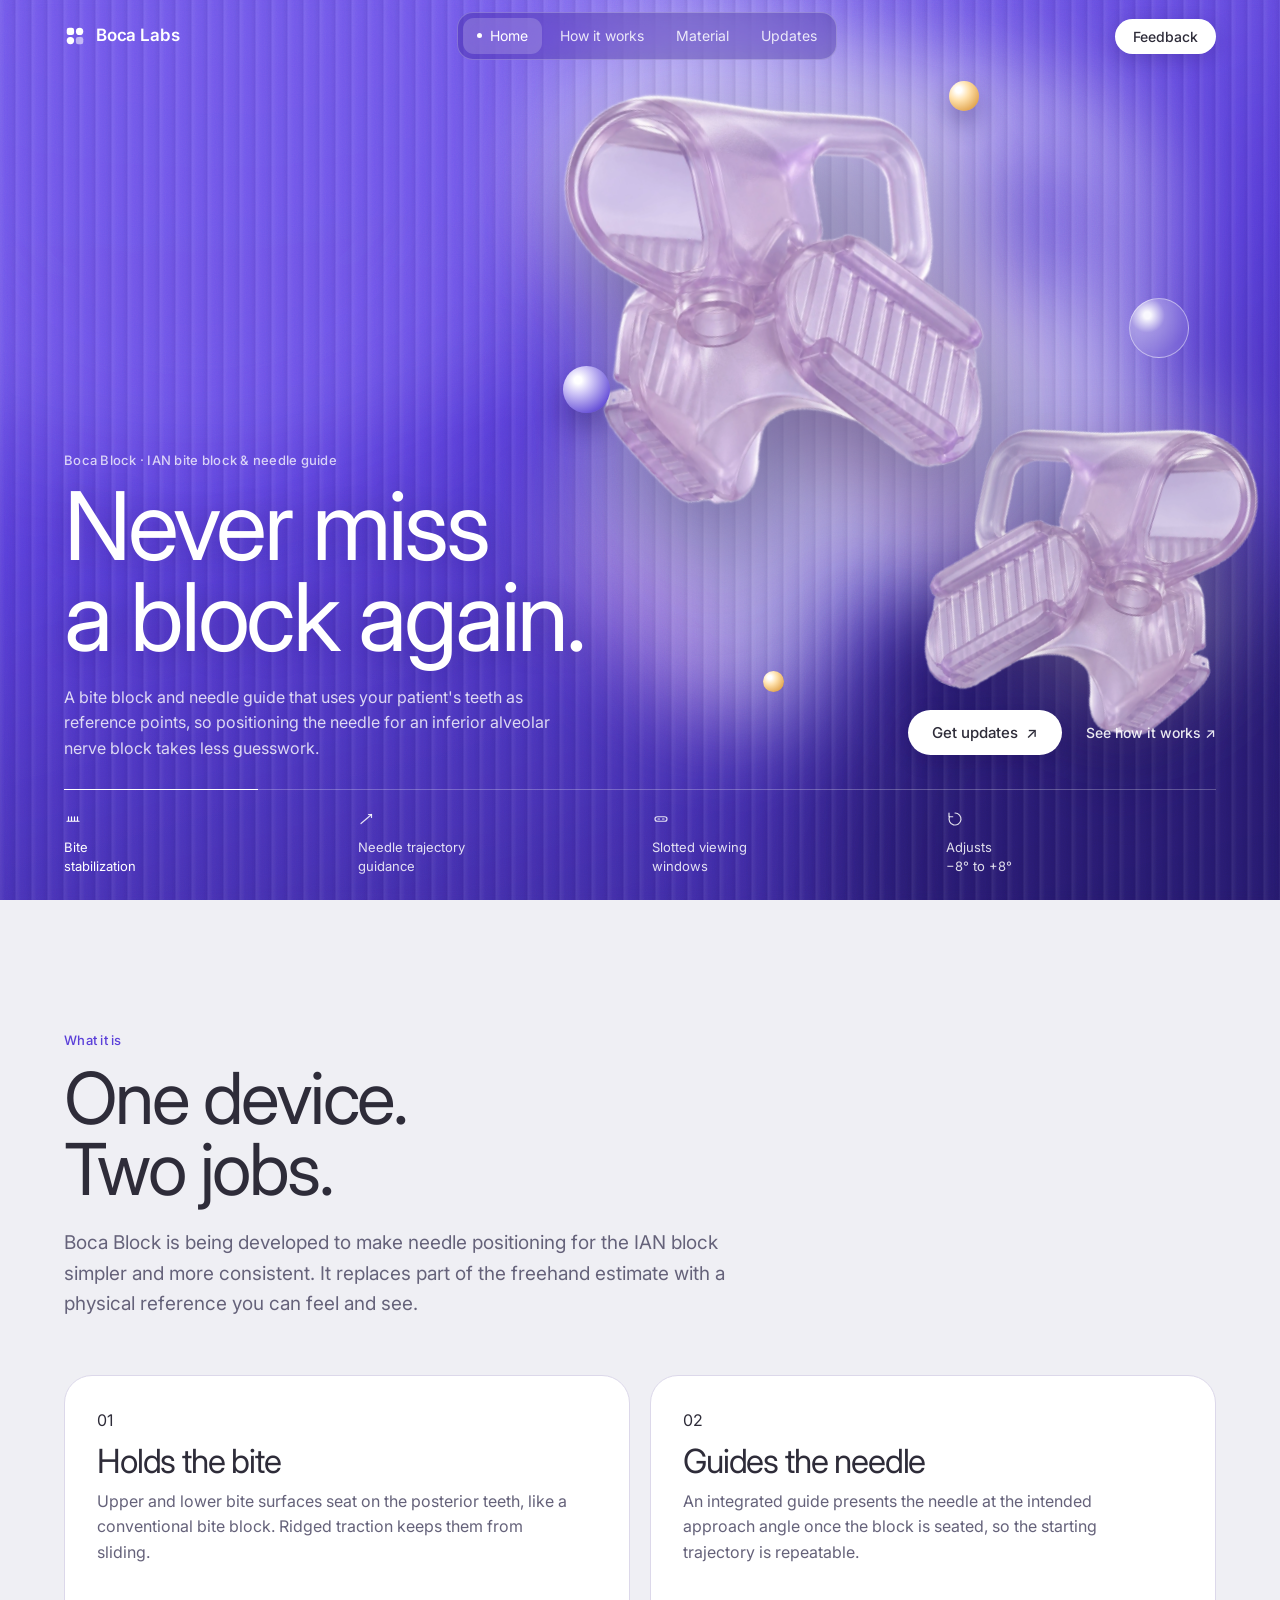
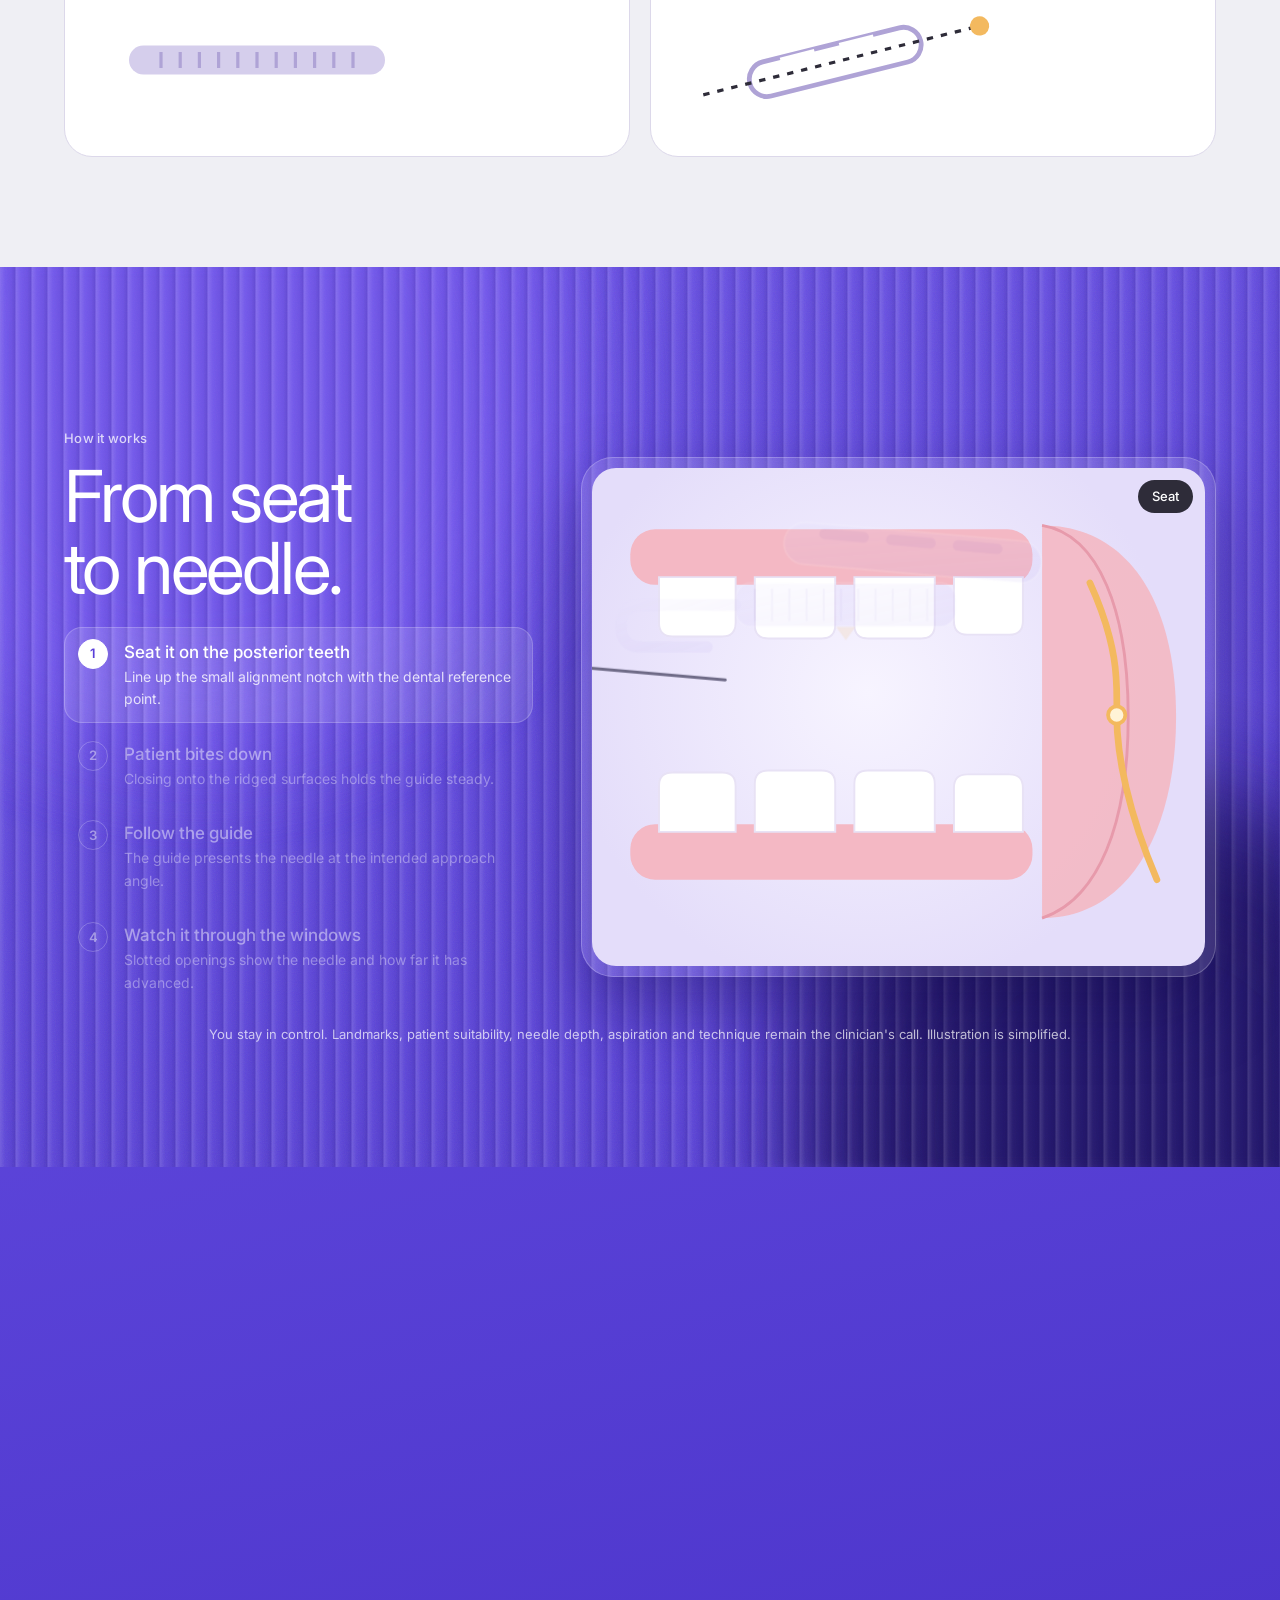
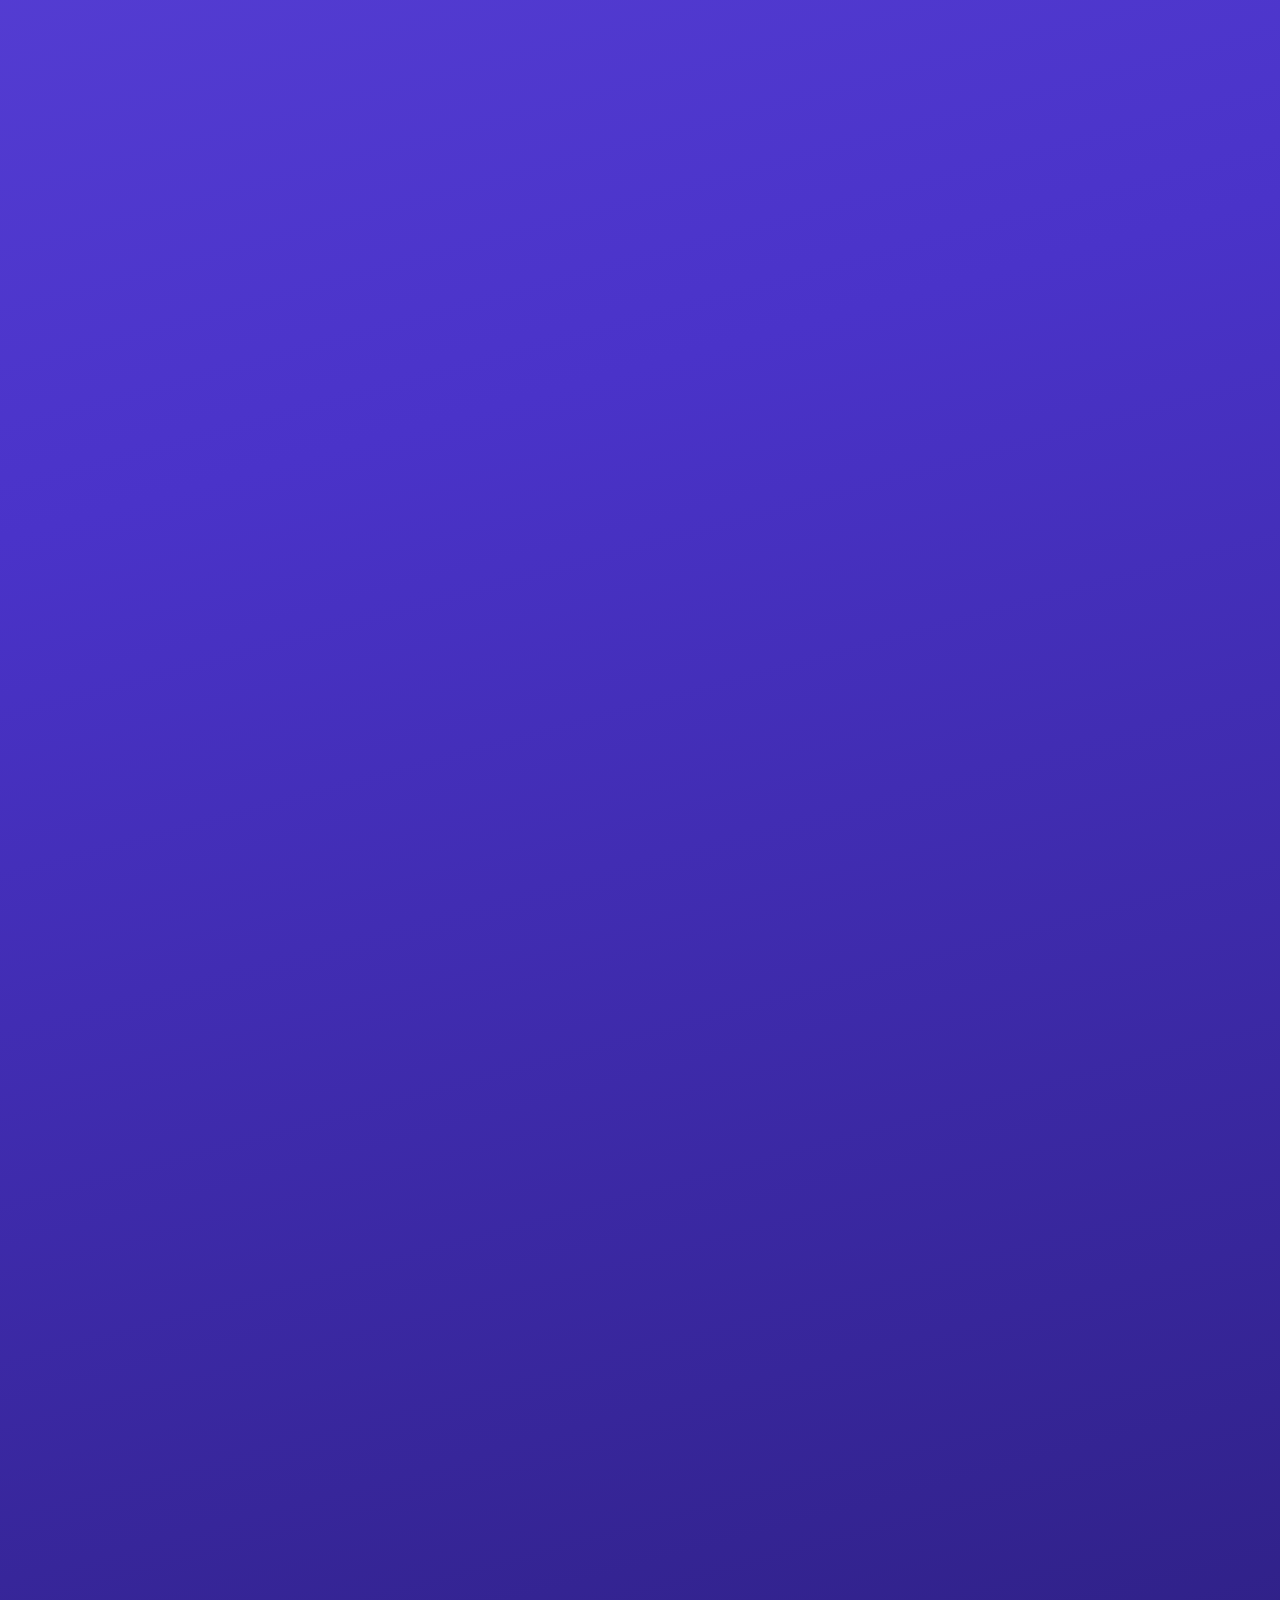
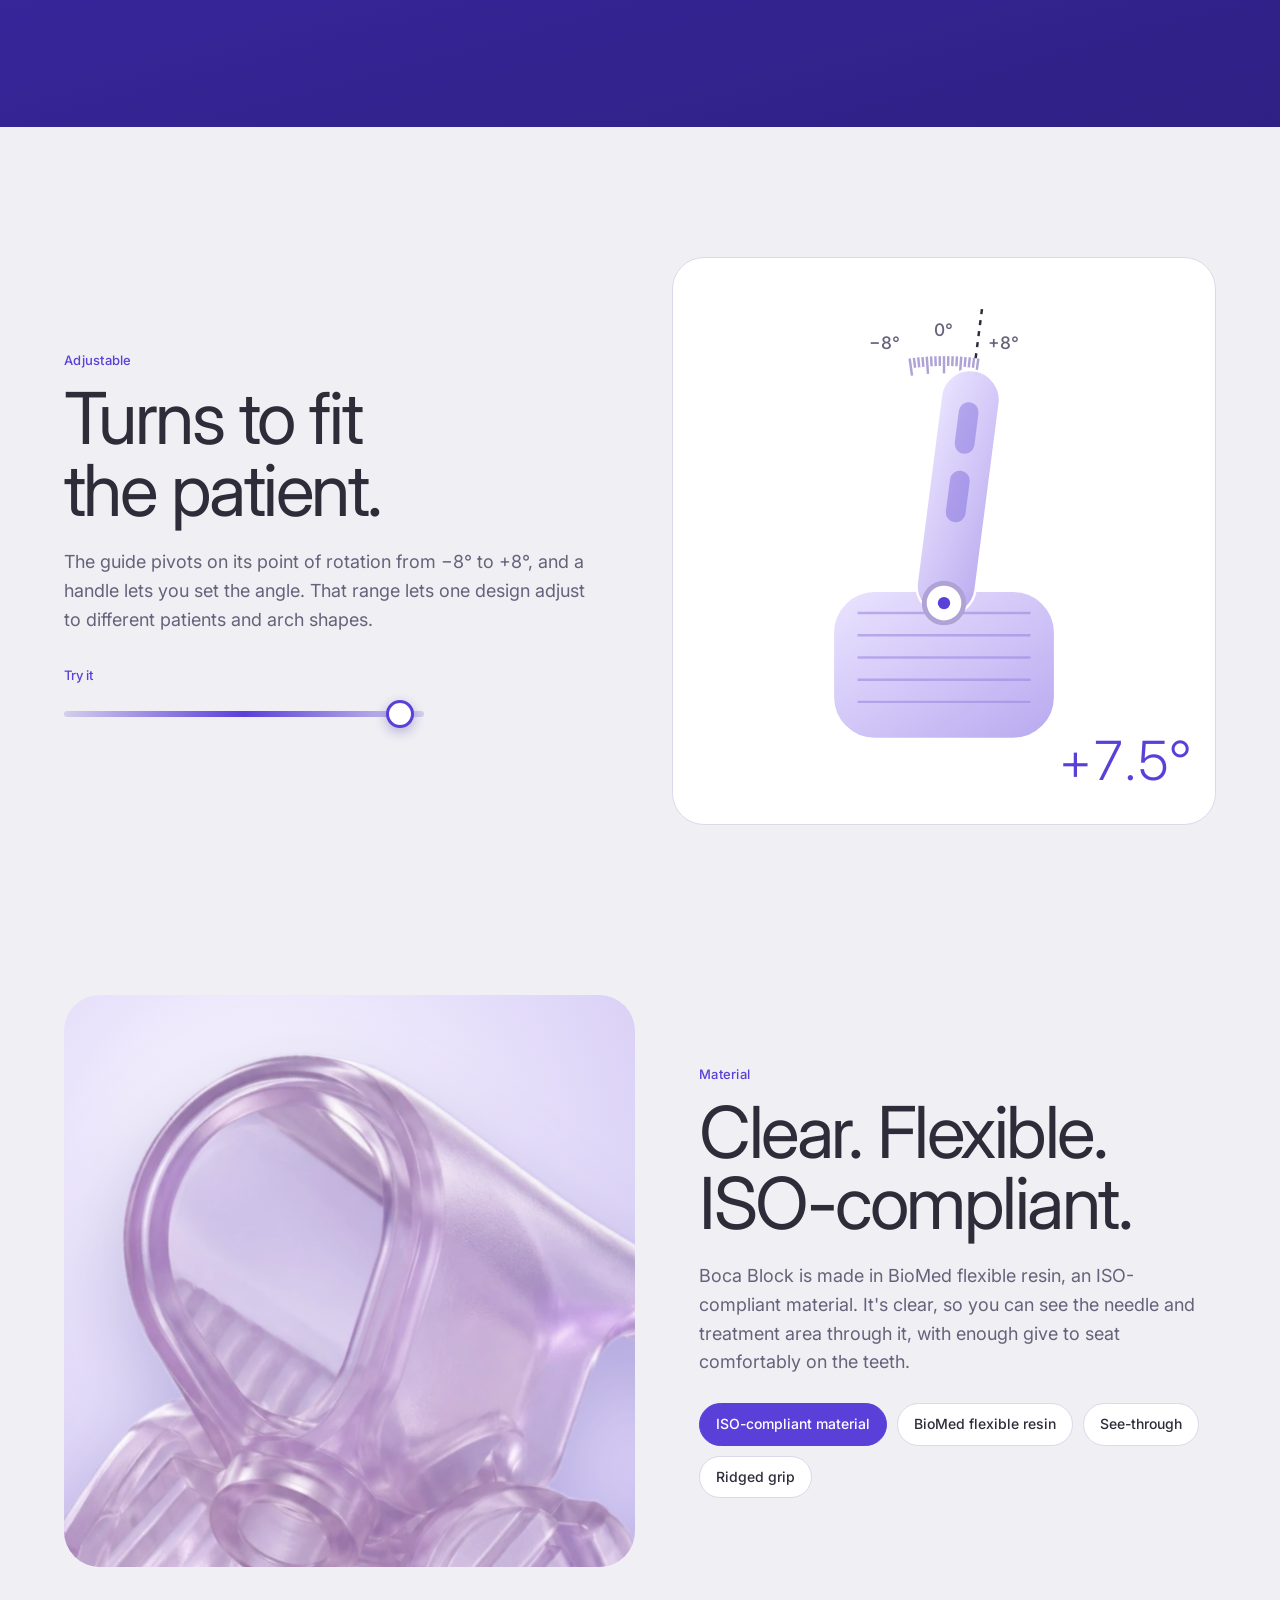
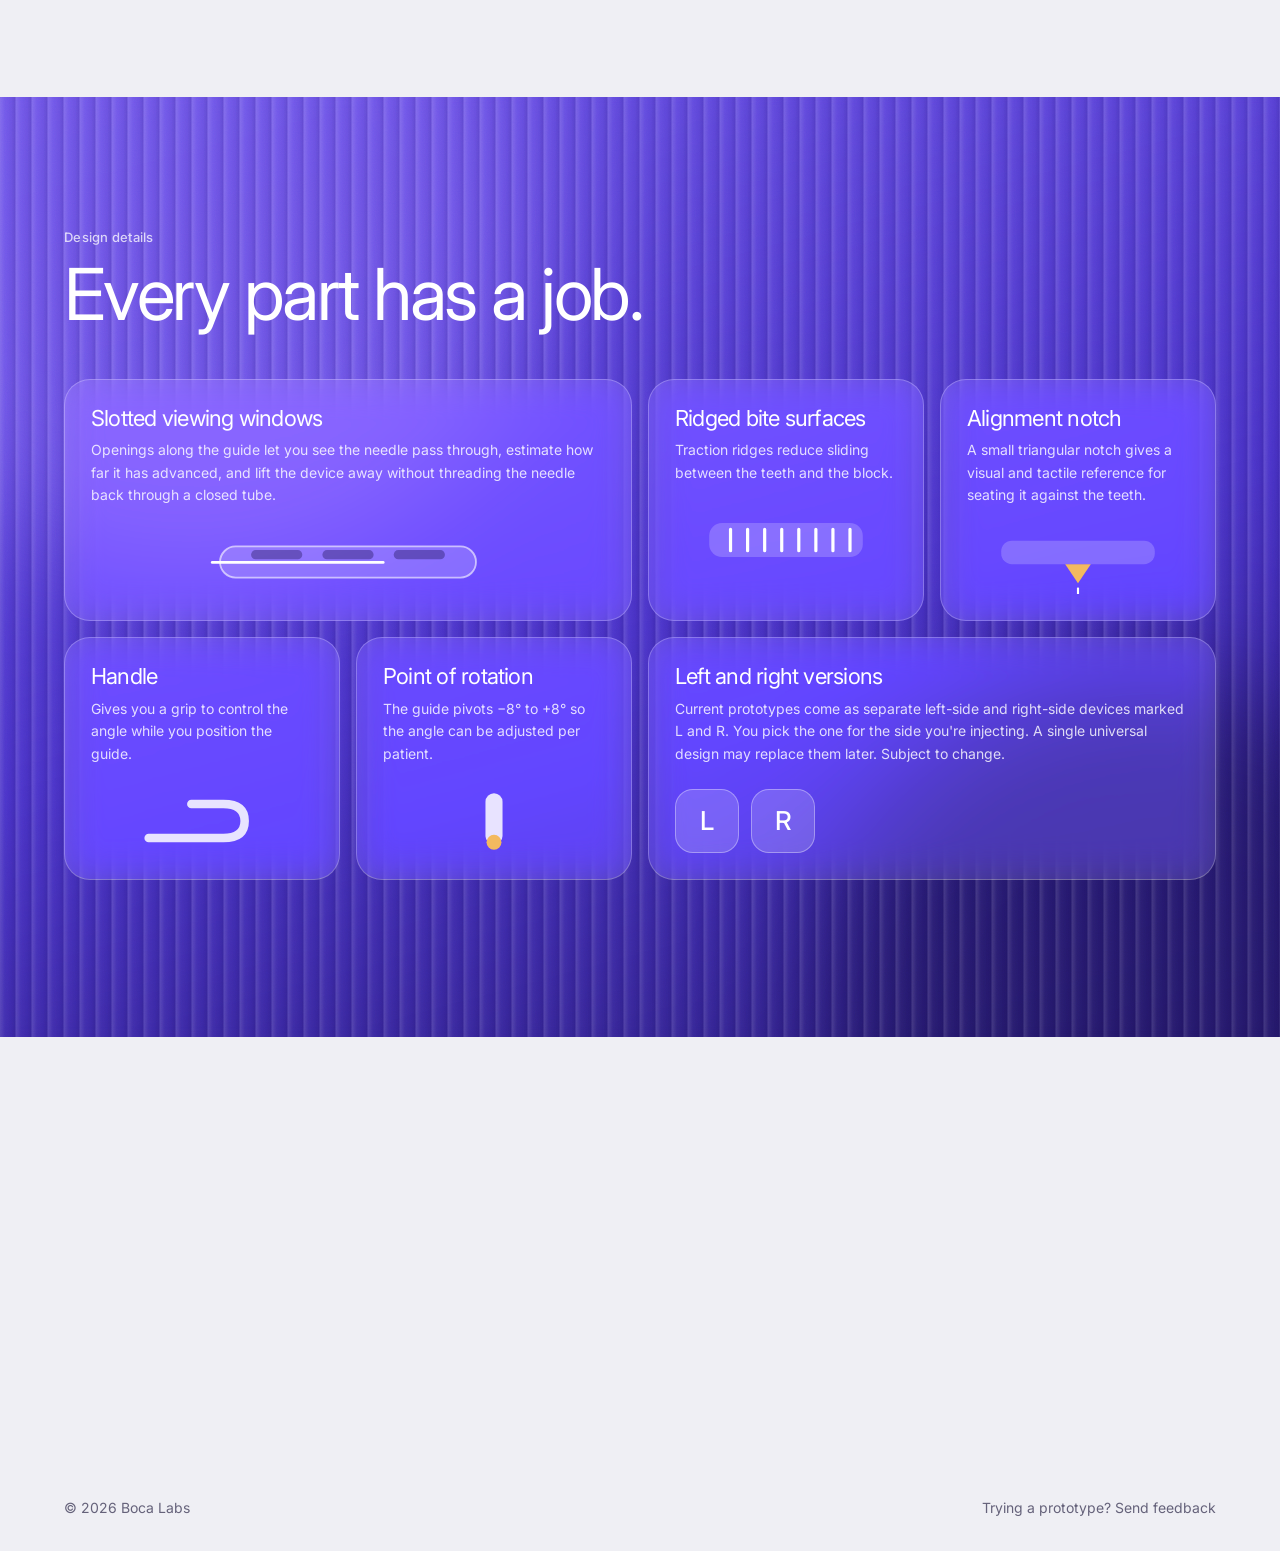
<file: index.html>
<!doctype html>
<html lang="en">
<head>
  <meta charset="utf-8">
  <meta name="viewport" content="width=device-width, initial-scale=1">
  <title>Boca Block — Never miss a block again</title>
  <meta name="description" content="Boca Block is a bite block and needle guide that helps dentists position the needle for an inferior alveolar nerve block.">
  <meta name="theme-color" content="#4A33C9">
  <link rel="preconnect" href="https://fonts.googleapis.com">
  <link rel="preconnect" href="https://fonts.gstatic.com" crossorigin>
  <link href="https://fonts.googleapis.com/css2?family=Inter:wght@300;400;500;600&display=swap" rel="stylesheet">
  <link rel="preload" as="image" href="/images/boca-block-clear.png">
  <link rel="stylesheet" href="/styles.css">
</head>
<body>
  <header class="nav" id="nav">
    <div class="wrap nav-inner">
      <a href="/" class="logo" aria-label="Boca Labs home">
        <svg viewBox="0 0 24 24" aria-hidden="true"><rect x="3" y="3" width="8" height="8" rx="2.5"/><rect x="13" y="3" width="8" height="8" rx="4"/><rect x="3" y="13" width="8" height="8" rx="4"/><rect x="13" y="13" width="8" height="8" rx="2.5" opacity=".55"/></svg>
        Boca Labs
      </a>
      <nav class="nav-pill glass" aria-label="Main">
        <a href="#top" class="active"><i></i>Home</a>
        <a href="#guide">How it works</a>
        <a href="#material">Material</a>
        <a href="#updates">Updates</a>
      </nav>
      <a class="btn btn-light btn-sm" href="/feedback">Feedback</a>
    </div>
  </header>

  <main id="top">
    <!-- ============ HERO ============ -->
    <section class="hero">
      <div class="hero-bg" aria-hidden="true">
        <span class="field f1"></span><span class="field f2"></span><span class="field f3"></span>
        <span class="hero-glow"></span>
        <img class="hero-subject" src="/images/boca-block-clear-sm.png" alt="">
        <div class="reeds"></div>
        <div class="grain"></div>
      </div>

      <!-- Floating product shot: left and right devices at opposite angles, with glass orbs -->
      <div class="hero-product" id="hero-product">
        <div class="float f-a"><img src="/images/boca-block-clear.png" width="1057" height="1200" fetchpriority="high"
             alt="Two Boca Blocks in clear lilac resin, left and right versions, floating at opposite angles"></div>
        <div class="float f-b" aria-hidden="true"><img src="/images/boca-block-clear.png" width="1057" height="1200" alt=""></div>
        <span class="orb o1" aria-hidden="true"></span><span class="orb o2" aria-hidden="true"></span>
        <span class="orb o3" aria-hidden="true"></span><span class="orb o4" aria-hidden="true"></span>
      </div>

      <div class="wrap hero-grid">
        <div class="hero-copy">
          <p class="eyebrow">Boca Block · IAN bite block &amp; needle guide</p>
          <h1>Never miss<br>a block again.</h1>
          <p class="lede">A bite block and needle guide that uses your patient's teeth as reference points, so positioning the needle for an inferior alveolar nerve block takes less guesswork.</p>
        </div>
        <div class="hero-ctas">
          <a href="#updates" class="btn btn-light">Get updates <span aria-hidden="true">↗</span></a>
          <a href="#guide" class="text-link">See how it works <span aria-hidden="true">↗</span></a>
        </div>
        <ul class="hero-features">
          <li><svg viewBox="0 0 24 24"><path d="M4 15h16M6 15V9m4 6V9m4 6V9m4 6V9"/></svg>Bite<br>stabilization</li>
          <li><svg viewBox="0 0 24 24"><path d="M4 18 18 6"/><path d="M14 6h4v4"/></svg>Needle trajectory<br>guidance</li>
          <li><svg viewBox="0 0 24 24"><rect x="4" y="9" width="16" height="6" rx="3"/><path d="M8 12h2m4 0h2"/></svg>Slotted viewing<br>windows</li>
          <li><svg viewBox="0 0 24 24"><path d="M12 4a8 8 0 1 1-7.4 5"/><path d="M4 4v5h5"/></svg>Adjusts<br>−8° to +8°</li>
        </ul>
      </div>
    </section>

    <!-- ============ OVERVIEW ============ -->
    <section class="overview" id="overview">
      <div class="wrap">
        <p class="eyebrow reveal">What it is</p>
        <h2 class="reveal">One device.<br>Two jobs.</h2>
        <p class="overview-lede reveal">Boca Block is being developed to make needle positioning for the IAN block simpler and more consistent. It replaces part of the freehand estimate with a physical reference you can feel and see.</p>
        <div class="duo">
          <article class="duo-card reveal">
            <span class="num">01</span>
            <h3>Holds the bite</h3>
            <p>Upper and lower bite surfaces seat on the posterior teeth, like a conventional bite block. Ridged traction keeps them from sliding.</p>
            <svg class="duo-art" viewBox="0 0 200 90" aria-hidden="true"><rect x="20" y="36" width="160" height="18" rx="9" fill="#D5CEEC"/><g fill="#fff"><path d="M30 10h28v18q0 6-6 6H36q-6 0-6-6Z"/><path d="M66 10h28v18q0 6-6 6H72q-6 0-6-6Z"/><path d="M102 10h28v18q0 6-6 6h-16q-6 0-6-6Z"/><path d="M30 80h28V62q0-6-6-6H36q-6 0-6 6Z"/><path d="M66 80h28V62q0-6-6-6H72q-6 0-6 6Z"/><path d="M102 80h28V62q0-6-6-6h-16q-6 0-6 6Z"/></g><g stroke="#AFA3D6" stroke-width="2"><path d="M40 40v10M52 40v10M64 40v10M76 40v10M88 40v10M100 40v10M112 40v10M124 40v10M136 40v10M148 40v10M160 40v10"/></g></svg>
          </article>
          <article class="duo-card reveal">
            <span class="num">02</span>
            <h3>Guides the needle</h3>
            <p>An integrated guide presents the needle at the intended approach angle once the block is seated, so the starting trajectory is repeatable.</p>
            <svg class="duo-art" viewBox="0 0 200 90" aria-hidden="true"><g transform="rotate(-14 100 45)"><rect x="40" y="34" width="110" height="22" rx="11" fill="none" stroke="#AFA3D6" stroke-width="3"/><rect x="62" y="34" width="22" height="6" fill="#fff"/><rect x="100" y="34" width="22" height="6" fill="#fff"/><path d="M10 45h175" stroke="#2E2C39" stroke-width="2" stroke-dasharray="4 5"/><circle cx="188" cy="45" r="6" fill="#F3B95F"/></g></svg>
          </article>
        </div>
      </div>
    </section>

    <!-- ============ HOW IT GUIDES (scroll-driven) ============ -->
    <section class="story" id="guide" data-scrub>
      <div class="story-sticky">
        <div class="hero-bg" aria-hidden="true"><span class="field f1"></span><span class="field f2"></span><div class="reeds"></div><div class="grain"></div></div>
        <div class="wrap story-grid">
          <div class="story-copy">
            <p class="eyebrow">How it works</p>
            <h2>From seat<br>to needle.</h2>
            <ol class="steps" id="steps">
              <li data-n="1" class="active"><b>Seat it on the posterior teeth</b><span>Line up the small alignment notch with the dental reference point.</span></li>
              <li data-n="2"><b>Patient bites down</b><span>Closing onto the ridged surfaces holds the guide steady.</span></li>
              <li data-n="3"><b>Follow the guide</b><span>The guide presents the needle at the intended approach angle.</span></li>
              <li data-n="4"><b>Watch it through the windows</b><span>Slotted openings show the needle and how far it has advanced.</span></li>
            </ol>
          </div>

          <!-- Cartoon side view. Driven by --seat, --bite, --push (0..1) set from scroll in app.js -->
          <div class="scene" id="scene" aria-label="Animation: Boca Block seats on the lower teeth, the patient bites, and the syringe needle slides through the guide toward the nerve" role="img">
            <svg viewBox="0 0 640 520">
              <defs>
                <linearGradient id="steel" x1="0" y1="0" x2="0" y2="1"><stop offset="0" stop-color="#FFFFFF"/><stop offset=".45" stop-color="#C9C7D6"/><stop offset="1" stop-color="#8A87A0"/></linearGradient>
                <linearGradient id="resin" x1="0" y1="0" x2="1" y2="1"><stop offset="0" stop-color="#EAE4FF" stop-opacity=".95"/><stop offset="1" stop-color="#B9A9F0" stop-opacity=".8"/></linearGradient>
                <radialGradient id="nerveGlow"><stop offset="0" stop-color="#FFD58A"/><stop offset="1" stop-color="#FFD58A" stop-opacity="0"/></radialGradient>
                <clipPath id="tissueClip"><path d="M470 60 C560 60 610 140 610 260 C610 380 560 470 470 470 L470 60Z"/></clipPath>
              </defs>

              <!-- ramus / soft tissue on the right -->
              <path d="M470 60 C560 60 610 140 610 260 C610 380 560 470 470 470 L470 60Z" fill="#F4B8C4" opacity=".9"/>
              <path d="M470 60 C530 70 560 150 560 260 C560 370 530 450 470 470" fill="none" stroke="#E79AAB" stroke-width="3"/>
              <!-- nerve -->
              <g class="nerve">
                <circle cx="548" cy="258" r="44" fill="url(#nerveGlow)" class="nerve-glow"/>
                <path d="M520 120 C552 190 548 230 548 258 C548 300 560 360 590 430" fill="none" stroke="#F3B95F" stroke-width="7" stroke-linecap="round"/>
                <circle cx="548" cy="258" r="9" fill="#FFF3D6" stroke="#F3B95F" stroke-width="4"/>
              </g>

              <!-- lower teeth + gum -->
              <rect x="40" y="372" width="420" height="58" rx="26" fill="#F4B8C4"/>
              <g fill="#FFFFFF" stroke="#E8E2F5" stroke-width="2">
                <path d="M70 380v-48q0-14 14-14h52q14 0 14 14v48Z"/><path d="M170 380v-50q0-14 14-14h56q14 0 14 14v50Z"/><path d="M274 380v-50q0-14 14-14h56q14 0 14 14v50Z"/><path d="M378 380v-46q0-14 14-14h44q14 0 14 14v46Z"/>
              </g>

              <!-- upper teeth (drop on bite) -->
              <g class="upper">
                <rect x="40" y="78" width="420" height="58" rx="26" fill="#F4B8C4"/>
                <g fill="#FFFFFF" stroke="#E8E2F5" stroke-width="2">
                  <path d="M70 128v48q0 14 14 14h52q14 0 14-14v-48Z"/><path d="M170 128v50q0 14 14 14h56q14 0 14-14v-50Z"/><path d="M274 128v50q0 14 14 14h56q14 0 14-14v-50Z"/><path d="M378 128v46q0 14 14 14h44q14 0 14-14v-46Z"/>
                </g>
              </g>

              <!-- Boca Block (drops in to seat) -->
              <g class="device">
                <!-- bite pad with ridges -->
                <rect x="150" y="270" width="230" height="46" rx="16" fill="url(#resin)" stroke="#fff" stroke-opacity=".8" stroke-width="2"/>
                <g stroke="#9C8AE0" stroke-width="2" opacity=".7"><path d="M170 276v34M188 276v34M206 276v34M224 276v34M242 276v34M260 276v34M278 276v34M296 276v34M314 276v34M332 276v34M350 276v34"/></g>
                <!-- alignment notch -->
                <path d="M255 316l10 14 10-14Z" fill="#F3B95F"/>
                <!-- guide tube with slotted windows, angled toward the nerve -->
                <g transform="rotate(5 330 238)">
                  <rect x="200" y="216" width="270" height="44" rx="22" fill="url(#resin)" stroke="#fff" stroke-opacity=".85" stroke-width="2"/>
                  <rect x="236" y="221" width="52" height="11" rx="5.5" fill="#4A33C9" opacity=".35"/>
                  <rect x="306" y="221" width="52" height="11" rx="5.5" fill="#4A33C9" opacity=".35"/>
                  <rect x="376" y="221" width="52" height="11" rx="5.5" fill="#4A33C9" opacity=".35"/>
                </g>
                <!-- handle -->
                <path d="M150 293 H52 q-22 0 -22 22 v0 q0 22 22 22 H120" fill="none" stroke="url(#resin)" stroke-width="12" stroke-linecap="round" stroke-linejoin="round"/>
              </g>

              <!-- Syringe on the guide axis (slides on push) -->
              <g transform="rotate(5 330 238)">
                <g class="syringe">
                  <!-- needle -->
                  <rect x="-40" y="236.5" width="250" height="3" rx="1.5" fill="#6E6A86"/>
                  <!-- hub -->
                  <rect x="-62" y="230" width="24" height="16" rx="4" fill="url(#steel)"/>
                  <!-- barrel -->
                  <rect x="-250" y="220" width="190" height="36" rx="10" fill="url(#steel)" stroke="#7B7893" stroke-width="2"/>
                  <rect x="-224" y="228" width="130" height="20" rx="6" fill="#2E2C39" opacity=".18"/>
                  <rect x="-218" y="230" width="104" height="16" rx="6" fill="#F3B95F" opacity=".9"/>
                  <!-- finger flange -->
                  <path d="M-262 200 q8 38 0 76" fill="none" stroke="url(#steel)" stroke-width="10" stroke-linecap="round"/>
                  <!-- plunger + thumb ring -->
                  <rect x="-330" y="232" width="70" height="12" rx="4" fill="url(#steel)"/>
                  <circle cx="-356" cy="238" r="26" fill="none" stroke="url(#steel)" stroke-width="10"/>
                </g>
              </g>

              <!-- needle visible "through the window" highlight -->
              <g class="window-glint" transform="rotate(5 330 238)"><rect x="306" y="221" width="52" height="11" rx="5.5" fill="#fff"/></g>
            </svg>
            <div class="scene-tag" id="scene-tag">Seat</div>
          </div>
        </div>
        <p class="wrap story-note">You stay in control. Landmarks, patient suitability, needle depth, aspiration and technique remain the clinician's call. Illustration is simplified.</p>
      </div>
    </section>

    <!-- ============ ROTATION ============ -->
    <section class="rotate" id="rotate">
      <div class="wrap rotate-grid">
        <div class="rotate-copy">
          <p class="eyebrow reveal">Adjustable</p>
          <h2 class="reveal">Turns to fit<br>the patient.</h2>
          <p class="reveal">The guide pivots on its point of rotation from −8° to +8°, and a handle lets you set the angle. That range lets one design adjust to different patients and arch shapes.</p>
          <label class="angle-ctl reveal">
            <span>Try it</span>
            <input type="range" id="angle" min="-8" max="8" step="0.5" value="0" aria-label="Guide angle in degrees">
          </label>
        </div>
        <div class="dial reveal" aria-label="Top view: the needle guide rotating between minus 8 and plus 8 degrees" role="img">
          <svg viewBox="0 0 400 420">
            <defs><linearGradient id="resin2" x1="0" y1="0" x2="1" y2="1"><stop offset="0" stop-color="#EAE4FF"/><stop offset="1" stop-color="#B9A9F0"/></linearGradient></defs>
            <!-- arc + ticks -->
            <g fill="none" stroke="#D5CEEC" stroke-width="2">
              <path d="M200 260 m-170 0 a170 170 0 0 1 340 0" opacity=".0"/>
            </g>
            <g id="ticks" stroke="#AFA3D6" stroke-width="2"></g>
            <text x="164" y="54" class="dial-lbl" text-anchor="end">−8°</text><text x="200" y="44" class="dial-lbl" text-anchor="middle">0°</text><text x="236" y="54" class="dial-lbl">+8°</text>
            <!-- fixed base: bite surfaces -->
            <rect x="110" y="250" width="180" height="120" rx="34" fill="url(#resin2)" stroke="#fff" stroke-width="2"/>
            <g stroke="#9C8AE0" stroke-width="2" opacity=".6"><path d="M130 268h140M130 286h140M130 304h140M130 322h140M130 340h140"/></g>
            <!-- rotating guide arm -->
            <g id="arm" style="transform-origin: 200px 260px">
              <rect x="176" y="70" width="48" height="200" rx="24" fill="url(#resin2)" stroke="#fff" stroke-width="2" opacity=".95"/>
              <rect x="192" y="96" width="16" height="42" rx="8" fill="#4A33C9" opacity=".3"/>
              <rect x="192" y="152" width="16" height="42" rx="8" fill="#4A33C9" opacity=".3"/>
              <path d="M200 60 V20" stroke="#2E2C39" stroke-width="2" stroke-dasharray="4 5"/>
            </g>
            <circle cx="200" cy="260" r="16" fill="#fff" stroke="#AFA3D6" stroke-width="4"/>
            <circle cx="200" cy="260" r="5" fill="#5A3FD9"/>
          </svg>
          <output class="dial-read" id="angle-read">0°</output>
        </div>
      </div>
    </section>

    <!-- ============ MATERIAL ============ -->
    <section class="material" id="material">
      <div class="wrap material-grid">
        <div class="material-shot reveal">
          <img src="/images/boca-block-clear.png" width="1057" height="1200" loading="lazy" alt="Close view of Boca Block's clear lilac resin">
        </div>
        <div class="material-copy">
          <p class="eyebrow reveal">Material</p>
          <h2 class="reveal">Clear. Flexible.<br>ISO-compliant.</h2>
          <!-- TODO: confirm exact resin name and certification wording with the team before launch -->
          <p class="reveal">Boca Block is made in BioMed flexible resin, an ISO-compliant material. It's clear, so you can see the needle and treatment area through it, with enough give to seat comfortably on the teeth.</p>
          <ul class="tags reveal">
            <li>ISO-compliant material</li>
            <li>BioMed flexible resin</li>
            <li>See-through</li>
            <li>Ridged grip</li>
          </ul>
        </div>
      </div>
    </section>

    <!-- ============ DESIGN DETAILS (bento) ============ -->
    <section class="details" id="details">
      <div class="hero-bg" aria-hidden="true"><span class="field f1"></span><span class="field f2"></span><div class="reeds"></div><div class="grain"></div></div>
      <div class="wrap">
        <p class="eyebrow reveal">Design details</p>
        <h2 class="reveal">Every part has a job.</h2>
        <div class="bento">
          <article class="tile glass tile-wide reveal">
            <h3>Slotted viewing windows</h3>
            <p>Openings along the guide let you see the needle pass through, estimate how far it has advanced, and lift the device away without threading the needle back through a closed tube.</p>
            <svg class="tile-art" viewBox="0 0 300 70" aria-hidden="true"><rect x="10" y="18" width="280" height="34" rx="17" fill="rgba(255,255,255,.18)" stroke="rgba(255,255,255,.6)" stroke-width="2"/><g fill="rgba(20,10,70,.35)"><rect x="44" y="22" width="56" height="10" rx="5"/><rect x="122" y="22" width="56" height="10" rx="5"/><rect x="200" y="22" width="56" height="10" rx="5"/></g><rect class="slide-needle" x="0" y="34" width="190" height="3" rx="1.5" fill="#fff"/></svg>
          </article>
          <article class="tile glass reveal">
            <h3>Ridged bite surfaces</h3>
            <p>Traction ridges reduce sliding between the teeth and the block.</p>
            <svg class="tile-art" viewBox="0 0 160 60" aria-hidden="true"><rect x="8" y="14" width="144" height="32" rx="12" fill="rgba(255,255,255,.2)"/><g stroke="#fff" stroke-width="3" stroke-linecap="round"><path d="M28 20v20M44 20v20M60 20v20M76 20v20M92 20v20M108 20v20M124 20v20M140 20v20"/></g></svg>
          </article>
          <article class="tile glass reveal">
            <h3>Alignment notch</h3>
            <p>A small triangular notch gives a visual and tactile reference for seating it against the teeth.</p>
            <svg class="tile-art" viewBox="0 0 160 60" aria-hidden="true"><rect x="8" y="10" width="144" height="22" rx="10" fill="rgba(255,255,255,.2)"/><path d="M68 32l12 18 12-18Z" fill="#F3B95F"/><path d="M80 54v6" stroke="#fff" stroke-width="2"/></svg>
          </article>
          <article class="tile glass reveal">
            <h3>Handle</h3>
            <p>Gives you a grip to control the angle while you position the guide.</p>
            <svg class="tile-art" viewBox="0 0 160 60" aria-hidden="true"><path d="M30 46h70q20 0 20-16t-20-16H70" fill="none" stroke="#fff" stroke-width="8" stroke-linecap="round" opacity=".85"/></svg>
          </article>
          <article class="tile glass reveal">
            <h3>Point of rotation</h3>
            <p>The guide pivots −8° to +8° so the angle can be adjusted per patient.</p>
            <svg class="tile-art" viewBox="0 0 160 60" aria-hidden="true"><g class="mini-arm" style="transform-origin:80px 50px"><rect x="72" y="4" width="16" height="48" rx="8" fill="rgba(255,255,255,.85)"/></g><circle cx="80" cy="50" r="7" fill="#F3B95F"/></svg>
          </article>
          <article class="tile glass tile-wide reveal">
            <h3>Left and right versions</h3>
            <p>Current prototypes come as separate left-side and right-side devices marked L and R. You pick the one for the side you're injecting. A single universal design may replace them later. Subject to change.</p>
            <div class="lr" aria-hidden="true"><span>L</span><span>R</span></div>
          </article>
        </div>
        <p class="details-note reveal">Boca Block is in development. Prototype features and specifications are subject to change.</p>
      </div>
    </section>

    <!-- ============ WAITLIST ============ -->
    <section id="updates" class="wrap signup reveal">
      <div class="reeds" aria-hidden="true"></div>
      <div class="signup-inner">
        <h2>Get Boca Block updates</h2>
        <p>We'll email you when Boca Block is ready. No spam.</p>
        <form name="waitlist" method="POST" action="/thanks.html" data-netlify="true" netlify-honeypot="company_url">
          <input type="hidden" name="form-name" value="waitlist">
          <p class="hp"><label>Leave blank <input name="company_url"></label></p>
          <label>Name<input name="name" autocomplete="name" required></label>
          <label>Work email<input type="email" name="email" autocomplete="email" required></label>
          <label>Practice name<input name="practice" autocomplete="organization"></label>
          <button class="btn btn-light" type="submit">Sign up</button>
        </form>
      </div>
    </section>
  </main>

  <footer class="wrap footer">
    <span>© <span id="y">2026</span> Boca Labs</span>
    <a href="/feedback">Trying a prototype? Send feedback</a>
  </footer>

  <script src="/app.js" defer></script>
</body>
</html>
</file>
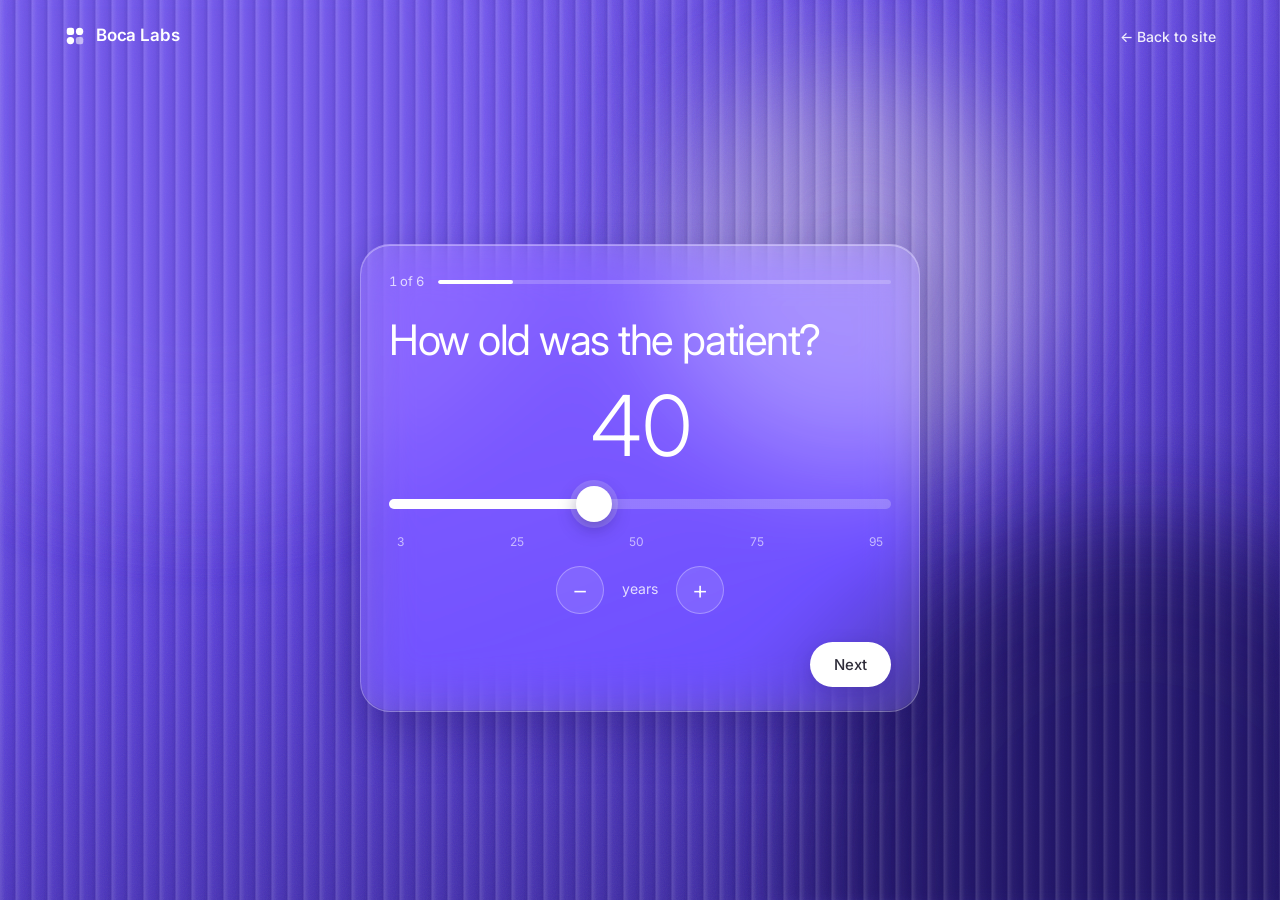
<file: feedback/index.html>
<!doctype html>
<html lang="en">
<head>
  <meta charset="utf-8">
  <meta name="viewport" content="width=device-width, initial-scale=1">
  <title>Feedback — Boca Block</title>
  <meta name="description" content="Quick Boca Block feedback for dentists, between procedures.">
  <meta name="theme-color" content="#4A33C9">
  <link rel="preconnect" href="https://fonts.googleapis.com">
  <link rel="preconnect" href="https://fonts.gstatic.com" crossorigin>
  <link href="https://fonts.googleapis.com/css2?family=Inter:wght@300;400;500;600&display=swap" rel="stylesheet">
  <link rel="stylesheet" href="/styles.css">
</head>
<body class="fb-page">
  <!-- Static copy of the form so Netlify detects its fields at deploy time. feedback.js posts the real data. -->
  <form name="feedback" data-netlify="true" netlify-honeypot="bot_field" enctype="multipart/form-data" hidden>
    <input name="patient_age"><input name="side"><input name="carpules"><input name="anomalies"><input name="anomalies_other">
    <textarea name="feedback"></textarea><input name="location">
    <input type="file" name="voice"><input type="file" name="photo1"><input type="file" name="photo2"><input type="file" name="photo3">
    <input name="bot_field">
  </form>

  <div class="hero-bg" aria-hidden="true">
    <span class="field f1"></span><span class="field f2"></span><span class="field f3"></span>
    <div class="reeds"></div>
    <div class="grain"></div>
  </div>

  <header class="nav">
    <div class="wrap nav-inner">
      <a href="/" class="logo" aria-label="Boca Labs home">
        <svg viewBox="0 0 24 24" aria-hidden="true"><rect x="3" y="3" width="8" height="8" rx="2.5"/><rect x="13" y="3" width="8" height="8" rx="4"/><rect x="3" y="13" width="8" height="8" rx="4"/><rect x="13" y="13" width="8" height="8" rx="2.5" opacity=".55"/></svg>
        Boca Labs
      </a>
      <a class="text-link" href="/">← Back to site</a>
    </div>
  </header>

  <main class="fb-main">
    <form class="fb-card glass" id="fb" novalidate>
      <div class="fb-top">
        <span class="fb-count" id="fb-count">1 of 6</span>
        <div class="fb-progress"><span id="fb-bar"></span></div>
        <span class="loc-chip" id="loc-chip" hidden title="Location attached">📍</span>
      </div>
      <p class="hp"><label>Leave blank <input name="bot_field" tabindex="-1" autocomplete="off"></label></p>
      <input type="hidden" name="location" id="loc-val">

      <!-- 1. Patient age -->
      <section class="q" data-step="1">
        <h1>How old was the patient?</h1>
        <div class="age">
          <output class="age-val" id="age-val" for="age">40</output>
          <input class="age-slider" id="age" name="patient_age" type="range" min="3" max="95" value="40" step="1" aria-label="Patient age in years">
          <div class="age-scale" aria-hidden="true"><span>3</span><span>25</span><span>50</span><span>75</span><span>95</span></div>
          <div class="age-nudge">
            <button type="button" class="nudge" data-nudge="-1" aria-label="One year younger">−</button>
            <span>years</span>
            <button type="button" class="nudge" data-nudge="1" aria-label="One year older">+</button>
          </div>
        </div>
      </section>

      <!-- 2. Side -->
      <section class="q" data-step="2" hidden>
        <h1>Which side?</h1>
        <div class="choices two" role="radiogroup" aria-label="Side of the block">
          <label><input type="radio" name="side" value="Left"><span>Left<kbd>L</kbd></span></label>
          <label><input type="radio" name="side" value="Right"><span>Right<kbd>R</kbd></span></label>
        </div>
      </section>

      <!-- 3. Carpules -->
      <section class="q" data-step="3" hidden>
        <h1>How many carpules did it take?</h1>
        <div class="choices" role="radiogroup" aria-label="Number of carpules">
          <label><input type="radio" name="carpules" value="1"><span>1</span></label>
          <label><input type="radio" name="carpules" value="2"><span>2</span></label>
          <label><input type="radio" name="carpules" value="3"><span>3</span></label>
        </div>
      </section>

      <!-- 4. Anomalies -->
      <section class="q" data-step="4" hidden>
        <h1>Any anomalies?</h1>
        <p class="q-sub">Tap all that apply.</p>
        <div class="chips" id="chips">
          <label><input type="checkbox" name="anomaly" value="None" data-none><span>None</span></label>
          <label><input type="checkbox" name="anomaly" value="Crooked / crowded teeth"><span>Crooked / crowded teeth</span></label>
          <label><input type="checkbox" name="anomaly" value="Abnormally large arch"><span>Abnormally large arch</span></label>
          <label><input type="checkbox" name="anomaly" value="Abnormally small arch"><span>Abnormally small arch</span></label>
          <label><input type="checkbox" name="anomaly" value="Limited mouth opening"><span>Limited mouth opening</span></label>
          <label><input type="checkbox" name="anomaly" value="Other" data-other><span>Other</span></label>
        </div>
        <input class="big-input small" id="anomaly-other" name="anomalies_other" placeholder="Describe the anomaly" hidden>
      </section>

      <!-- 5. What didn't work -->
      <section class="q" data-step="5" hidden>
        <h1>What didn't work?</h1>
        <div class="rec rec-hero">
          <button type="button" class="mic" id="mic" aria-label="Hold to record a voice note">
            <svg viewBox="0 0 24 24" aria-hidden="true"><path d="M12 15a3 3 0 0 0 3-3V6a3 3 0 1 0-6 0v6a3 3 0 0 0 3 3Zm5-3a5 5 0 0 1-10 0H5a7 7 0 0 0 6 6.92V21h2v-2.08A7 7 0 0 0 19 12h-2Z"/></svg>
          </button>
          <strong id="rec-label">Hold to talk</strong>
          <span id="rec-hint" class="q-hint">Press and hold, let go to stop</span>
          <div id="rec-player" class="rec-player" hidden>
            <audio id="rec-audio" controls></audio>
            <button type="button" class="text-link" id="rec-del">Delete</button>
          </div>
        </div>
        <textarea class="big-input small" name="feedback" rows="2" placeholder="Or type it here"></textarea>
      </section>

      <!-- 6. Photos -->
      <section class="q" data-step="6" hidden>
        <h1>Any photos?</h1>
        <p class="q-sub">Optional. Up to 3. No patient faces or names.</p>
        <div class="photos" id="photos">
          <label class="add-photo" aria-label="Add photos">
            <input type="file" id="photo-input" accept="image/*" multiple>
            <span>＋</span>
          </label>
        </div>
      </section>

      <p id="fb-error" class="fb-error" role="alert" hidden></p>

      <div class="fb-nav">
        <button type="button" class="text-link" id="back" hidden>← Back</button>
        <button type="button" class="text-link skip" id="skip" hidden>Skip</button>
        <button type="submit" class="btn btn-light" id="next">Next</button>
      </div>
    </form>

    <div class="fb-card glass fb-done" id="fb-done" hidden>
      <div class="check">✓</div>
      <h1>Thank you!</h1>
      <p class="q-sub">Sent to the Boca Labs team.</p>
      <button type="button" class="btn btn-light" id="again">Log another</button>
      <a class="text-link" href="/">Back to site</a>
    </div>
  </main>

  <script src="/feedback.js" defer></script>
</body>
</html>
</file>
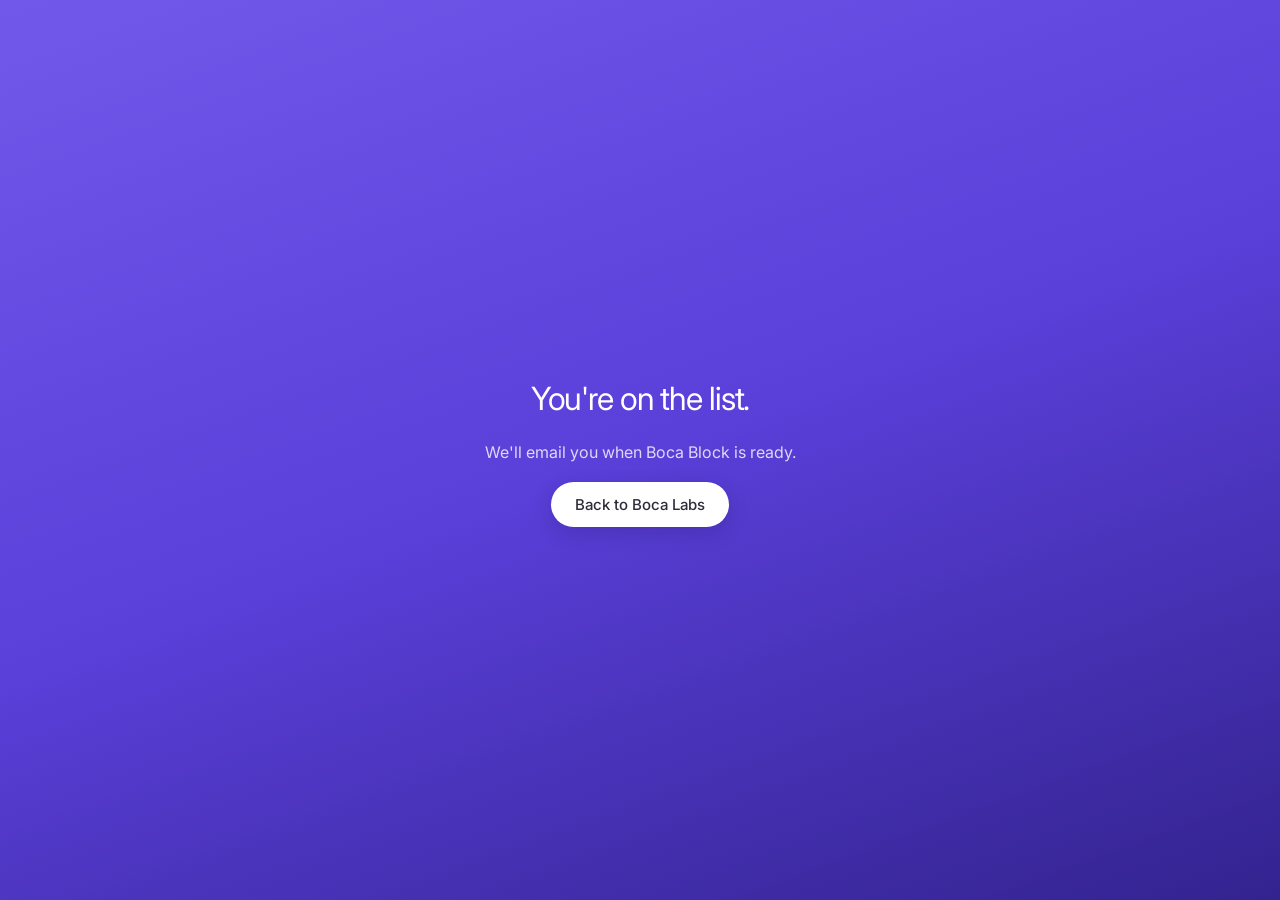
<file: thanks.html>
<!doctype html>
<html lang="en">
<head>
  <meta charset="utf-8">
  <meta name="viewport" content="width=device-width, initial-scale=1">
  <title>Thanks — Boca Labs</title>
  <link href="https://fonts.googleapis.com/css2?family=Inter:wght@300;400;500;600&display=swap" rel="stylesheet">
  <link rel="stylesheet" href="/styles.css">
</head>
<body class="fb-page">
  <main class="wrap thanks" style="min-height:100svh">
    <h1>You're on the list.</h1>
    <p class="lede">We'll email you when Boca Block is ready.</p>
    <p><a href="/" class="btn btn-light">Back to Boca Labs</a></p>
  </main>
</body>
</html>
</file>
<file: styles.css>
/* Boca Labs — violet glass system.
   Palette: Soft Amethyst, Lilac Mist, Crystal Haze, Deep Graphite + a saturated violet for hero surfaces. */
:root {
  --amethyst: #AFA3D6;
  --lilac: #D5CEEC;
  --haze: #EFEFF4;
  --graphite: #2E2C39;
  --violet: #5A3FD9;
  --violet-hi: #7258EA;
  --violet-deep: #33238F;
  --amber: #F3B95F;
  --ink: var(--graphite);
  --muted: #65627A;
  --line: #DCD8EA;
  --glass-bg: rgba(255, 255, 255, .12);
  --glass-line: rgba(255, 255, 255, .24);
  --ease: cubic-bezier(.16, 1, .3, 1);
}
* { box-sizing: border-box; margin: 0; }
[hidden] { display: none !important; }
html { scroll-behavior: smooth; }
body { background: var(--haze); color: var(--ink); font: 16px/1.6 Inter, system-ui, sans-serif; -webkit-font-smoothing: antialiased; }
.wrap { max-width: 1200px; margin: 0 auto; padding: 0 24px; }
h1, h2, h3 { font-weight: 400; letter-spacing: -.035em; }
.eyebrow { font-size: 13px; font-weight: 500; letter-spacing: .02em; color: var(--violet); }
.hp { position: absolute; left: -9999px; }
a { color: inherit; }

/* Buttons & links */
.btn { display: inline-flex; align-items: center; justify-content: center; gap: 8px; border: 0; border-radius: 999px; padding: 13px 24px; font: 500 15px Inter, sans-serif; text-decoration: none; cursor: pointer; background: var(--graphite); color: #fff; transition: transform .2s var(--ease), background .2s, box-shadow .2s; }
.btn:active { transform: scale(.97); }
.btn-light { background: #fff; color: var(--graphite); box-shadow: 0 6px 20px rgba(20, 10, 70, .18); }
.btn-light:hover { background: var(--haze); }
.btn-sm { padding: 9px 18px; font-size: 14px; }
.btn:disabled { opacity: .6; cursor: progress; }
.text-link { background: none; border: 0; padding: 0; font: 500 14px Inter, sans-serif; color: inherit; text-decoration: none; cursor: pointer; opacity: .9; }
.text-link:hover { opacity: 1; text-decoration: underline; text-underline-offset: 4px; }

/* Glass */
.glass {
  background: var(--glass-bg);
  -webkit-backdrop-filter: blur(18px) saturate(160%);
  backdrop-filter: blur(18px) saturate(160%);
  border: 1px solid var(--glass-line);
  box-shadow: 0 20px 50px rgba(20, 10, 70, .25), inset 0 1px 0 rgba(255, 255, 255, .35), inset 0 -1px 0 rgba(0, 0, 0, .08);
}

/* Nav */
.nav { position: fixed; inset: 0 0 auto; z-index: 20; color: #fff; transition: background .3s, color .3s, box-shadow .3s; }
.nav-inner { display: flex; align-items: center; justify-content: space-between; gap: 20px; height: 72px; }
.logo { display: inline-flex; align-items: center; gap: 10px; font-weight: 600; font-size: 17px; letter-spacing: -.01em; text-decoration: none; }
.logo svg { width: 22px; height: 22px; fill: currentColor; }
.nav-pill { display: flex; gap: 4px; padding: 5px; border-radius: 16px; box-shadow: none; }
.nav-pill a { display: inline-flex; align-items: center; gap: 8px; padding: 7px 14px; border-radius: 11px; font-size: 14px; text-decoration: none; opacity: .85; transition: background .2s, opacity .2s; }
.nav-pill a:hover { opacity: 1; background: rgba(255, 255, 255, .1); }
.nav-pill a.active { opacity: 1; background: rgba(255, 255, 255, .18); }
.nav-pill a i { width: 5px; height: 5px; border-radius: 50%; background: currentColor; }
.nav.on-light { color: var(--ink); background: rgba(239, 239, 244, .72); -webkit-backdrop-filter: blur(16px); backdrop-filter: blur(16px); box-shadow: 0 1px 0 var(--line); }
.nav.on-light .nav-pill { background: rgba(255, 255, 255, .6); border-color: var(--line); }
.nav.on-light .nav-pill a.active { background: #fff; }
.nav.on-light .btn-light { background: var(--graphite); color: #fff; box-shadow: none; }

/* Violet backdrop: color fields + blurred subject behind reeded glass */
.hero, .fb-page { background: linear-gradient(160deg, var(--violet-hi) 0%, var(--violet) 50%, var(--violet-deep) 100%); color: #fff; }
.hero-bg { position: absolute; inset: 0; overflow: hidden; pointer-events: none; }
.fb-page .hero-bg { position: fixed; }
.field { position: absolute; border-radius: 50%; filter: blur(60px); }
.f1 { width: 55vw; height: 55vw; left: -12vw; top: -18vw; background: var(--violet-hi); opacity: .9; }
.f2 { width: 50vw; height: 50vw; right: -14vw; bottom: -22vw; background: #241868; opacity: .8; }
.f3 { width: 30vw; height: 30vw; right: 18vw; top: 8vh; background: var(--amethyst); opacity: .45; animation: drift 16s ease-in-out infinite; }
.hero-subject { position: absolute; left: 50%; top: 46%; width: min(52vw, 760px); translate: -50% -50%; rotate: -10deg; filter: blur(46px) saturate(160%) brightness(1.5); opacity: .9; animation: sway 12s ease-in-out infinite; }
.hero-glow { position: absolute; left: 50%; top: 44%; width: min(46vw, 680px); aspect-ratio: 1; translate: -50% -50%; border-radius: 50%; background: radial-gradient(circle, rgba(243, 185, 95, .55) 0%, rgba(213, 206, 236, .35) 35%, transparent 68%); filter: blur(30px); }
.reeds {
  position: absolute; inset: 0;
  -webkit-backdrop-filter: blur(5px); backdrop-filter: blur(5px);
  background: repeating-linear-gradient(90deg,
    rgba(255, 255, 255, .13) 0px, rgba(255, 255, 255, .02) 5px,
    rgba(20, 10, 70, .04) 11px, rgba(20, 10, 70, .14) 15px, rgba(255, 255, 255, .13) 16px);
}
.grain { position: absolute; inset: 0; opacity: .08; mix-blend-mode: overlay;
  background-image: url("data:image/svg+xml,%3Csvg xmlns='http://www.w3.org/2000/svg' width='160' height='160'%3E%3Cfilter id='n'%3E%3CfeTurbulence type='fractalNoise' baseFrequency='.9' numOctaves='2' stitchTiles='stitch'/%3E%3C/filter%3E%3Crect width='100%25' height='100%25' filter='url(%23n)'/%3E%3C/svg%3E"); }

/* Hero */
.hero { position: relative; overflow: hidden; }
.hero-grid { position: relative; z-index: 1; min-height: 100svh; display: grid; grid-template-columns: 1fr auto; grid-template-rows: 1fr auto auto; grid-template-areas: ". ." "copy ctas" "feat feat"; column-gap: 48px; padding-top: 92px; padding-bottom: 24px; }
.hero-copy { grid-area: copy; align-self: end; }
.hero .eyebrow { color: rgba(255, 255, 255, .75); }
.hero h1 { font-size: clamp(52px, 7.4vw, 108px); line-height: .96; margin: 10px 0 22px; text-shadow: 0 2px 30px rgba(20, 10, 70, .2); }
.lede { max-width: 32em; font-size: 16px; color: rgba(255, 255, 255, .8); }
.hero-ctas { grid-area: ctas; align-self: end; justify-self: end; display: flex; align-items: center; gap: 24px; padding-bottom: 6px; }
.hero-copy > *, .hero-ctas, .hero-features { animation: rise 1s var(--ease) both; }
.hero-copy > :nth-child(2) { animation-delay: .06s; }
.hero-copy > :nth-child(3), .hero-ctas { animation-delay: .14s; }
.hero-features { animation-delay: .3s; }

.hero-features { grid-area: feat; list-style: none; padding: 20px 0 0; margin-top: 28px; display: grid; grid-template-columns: repeat(4, 1fr); gap: 24px; border-top: 1px solid rgba(255, 255, 255, .25); }
.hero-features li { position: relative; font-size: 13px; line-height: 1.45; color: rgba(255, 255, 255, .85); }
.hero-features li:first-child { color: #fff; }
.hero-features li:first-child::before { content: ""; position: absolute; top: -21px; left: 0; width: 72%; height: 1px; background: #fff; }
.hero-features svg { display: block; width: 18px; height: 18px; margin-bottom: 10px; fill: none; stroke: currentColor; stroke-width: 1.6; stroke-linecap: round; stroke-linejoin: round; }

/* Waitlist */
.signup { position: relative; overflow: hidden; color: #fff; border-radius: 32px; padding: 0; margin-bottom: 48px; max-width: 1152px;
  background: radial-gradient(circle at 85% 20%, var(--amber) 0%, transparent 28%), linear-gradient(150deg, var(--violet-hi), var(--violet-deep)); }
.signup-inner { position: relative; z-index: 1; padding: 56px 44px; }
.signup h2 { font-size: clamp(34px, 4.2vw, 52px); line-height: 1.05; }
.signup-inner > p { color: rgba(255, 255, 255, .8); margin: 8px 0 28px; }
.signup form { display: grid; grid-template-columns: repeat(3, 1fr) auto; gap: 12px; align-items: end; }
.signup label { display: grid; gap: 6px; font-size: 13px; color: rgba(255, 255, 255, .8); }
.signup input { font: 15px Inter, sans-serif; padding: 13px 14px; border-radius: 14px; border: 1px solid rgba(255, 255, 255, .28); background: rgba(255, 255, 255, .12); color: #fff; }
.signup input:focus { outline: 2px solid #fff; outline-offset: 1px; }

.footer { display: flex; justify-content: space-between; color: var(--muted); font-size: 14px; padding-bottom: 32px; }
.footer a { text-decoration: none; }
.footer a:hover { color: var(--ink); }

/* Thanks page */
.thanks { min-height: 70vh; display: grid; place-content: center; text-align: center; gap: 16px; }

/* Feedback page */
.fb-page { min-height: 100svh; }
.fb-page .nav { position: absolute; }
.fb-main { position: relative; z-index: 1; min-height: 100svh; display: grid; place-items: center; padding: 96px 16px 40px; }
.fb-card { width: min(560px, 100%); border-radius: 30px; padding: 26px 28px 24px; background: rgba(255, 255, 255, .13); -webkit-backdrop-filter: blur(26px) saturate(160%); backdrop-filter: blur(26px) saturate(160%); }
.fb-top { display: flex; align-items: center; gap: 14px; }
.fb-count { font-size: 13px; color: rgba(255, 255, 255, .75); white-space: nowrap; font-variant-numeric: tabular-nums; }
.fb-progress { flex: 1; height: 4px; border-radius: 4px; background: rgba(255, 255, 255, .2); overflow: hidden; }
.fb-progress span { display: block; height: 100%; width: 20%; border-radius: inherit; background: #fff; transition: width .5s var(--ease); }
.q h1 { font-size: clamp(30px, 4.6vw, 42px); line-height: 1.05; margin: 26px 0 18px; }
.q.enter { animation: step-in .45s var(--ease); }
.q-sub { color: rgba(255, 255, 255, .78); margin: -6px 0 18px; }
.q-hint { font-size: 13px; color: rgba(255, 255, 255, .75); margin-top: 10px; }
.big-input { width: 100%; font: 300 22px Inter, sans-serif; padding: 16px 18px; border-radius: 18px; border: 1px solid rgba(255, 255, 255, .3); background: rgba(255, 255, 255, .1); color: #fff; resize: vertical; -moz-appearance: textfield; }
textarea.big-input { font-size: 17px; font-weight: 400; }
.big-input::placeholder { color: rgba(255, 255, 255, .55); }
.big-input:focus { outline: 2px solid #fff; outline-offset: 1px; }
.big-input::-webkit-outer-spin-button, .big-input::-webkit-inner-spin-button { -webkit-appearance: none; margin: 0; }
.choices { display: grid; grid-template-columns: repeat(3, 1fr); gap: 12px; }
.choices input { position: absolute; opacity: 0; pointer-events: none; }
.choices span { display: grid; place-items: center; height: 104px; border-radius: 22px; font-size: 46px; font-weight: 300; cursor: pointer; background: rgba(255, 255, 255, .1); border: 1px solid rgba(255, 255, 255, .25); transition: background .2s, color .2s, transform .2s var(--ease); }
.choices span:hover { background: rgba(255, 255, 255, .18); }
.choices input:checked + span { background: #fff; color: var(--violet); transform: scale(1.03); }
.choices input:focus-visible + span { outline: 2px solid #fff; outline-offset: 3px; }
.rec { display: flex; align-items: center; gap: 16px; margin-top: 12px; padding: 12px; border-radius: 20px; background: rgba(255, 255, 255, .08); border: 1px solid rgba(255, 255, 255, .16); }
.mic { flex: none; width: 64px; height: 64px; border-radius: 50%; border: 0; display: grid; place-items: center; cursor: pointer; background: #fff; color: var(--violet); touch-action: none; -webkit-user-select: none; user-select: none; -webkit-touch-callout: none; transition: transform .15s, background .2s, color .2s; }
.mic svg { width: 26px; height: 26px; fill: currentColor; }
.mic.recording { background: #E5486A; color: #fff; transform: scale(1.08); animation: ping 1.2s infinite; }
.rec-info { display: grid; gap: 2px; min-width: 0; flex: 1; }
.rec-info .q-hint { margin: 0; }
.rec-player { display: flex; align-items: center; gap: 10px; margin-top: 6px; }
.rec-player audio { height: 36px; width: 100%; min-width: 0; }
.photos { display: flex; gap: 10px; flex-wrap: wrap; }
.photos .thumb, .add-photo { position: relative; width: 92px; height: 92px; border-radius: 18px; overflow: hidden; }
.thumb img { width: 100%; height: 100%; object-fit: cover; }
.thumb button { position: absolute; top: 5px; right: 5px; width: 24px; height: 24px; border-radius: 50%; border: 0; background: rgba(20, 10, 70, .75); color: #fff; font-size: 11px; cursor: pointer; }
.add-photo { display: grid; place-items: center; border: 1.5px dashed rgba(255, 255, 255, .55); background: rgba(255, 255, 255, .06); font-size: 28px; cursor: pointer; }
.add-photo input { position: absolute; inset: 0; opacity: 0; cursor: pointer; }
.fb-error { margin-top: 16px; padding: 10px 14px; border-radius: 12px; font-size: 14px; background: rgba(229, 72, 106, .22); color: #FFE3EA; }
.fb-nav { display: flex; align-items: center; gap: 20px; margin-top: 26px; }
.fb-nav #skip { margin-left: auto; }
.fb-nav #skip[hidden] + #next { margin-left: auto; }
.fb-done { text-align: center; display: grid; justify-items: center; gap: 10px; padding: 48px 28px; }
.fb-done h1 { font-size: 44px; }
.fb-done .q-sub { margin: 0 0 12px; }
.check { width: 64px; height: 64px; border-radius: 50%; background: #fff; color: var(--violet); display: grid; place-items: center; font-size: 28px; }

/* Scroll reveal */
.reveal { opacity: 0; transform: translateY(32px); transition: opacity .9s var(--ease), transform .9s var(--ease); }
.reveal.in { opacity: 1; transform: none; }

@keyframes rise { from { opacity: 0; transform: translateY(24px); } }
@keyframes step-in { from { opacity: 0; transform: translateX(24px); } }
@keyframes drift { 50% { translate: -6vw 4vh; } }
@keyframes float { 50% { translate: 0 -14px; } }
@keyframes sway { 50% { rotate: -4deg; translate: -48% -50%; } }
@keyframes live { to { box-shadow: 0 0 0 10px rgba(124, 240, 176, 0); } }
@keyframes ping { to { box-shadow: 0 0 0 16px rgba(229, 72, 106, 0); } }
@keyframes bar { 50% { transform: scaleY(.55); } }

@media (prefers-reduced-motion: reduce) {
  *, *::before, *::after { animation: none !important; transition: none !important; }
  .reveal { opacity: 1; transform: none; }
}
@media (prefers-reduced-transparency: reduce) {
  .glass, .fb-card { background: var(--violet-deep); -webkit-backdrop-filter: none; backdrop-filter: none; }
  .reeds, .grain { display: none; }
}
@supports not ((backdrop-filter: blur(1px)) or (-webkit-backdrop-filter: blur(1px))) {
  .glass, .fb-card { background: rgba(40, 26, 120, .88); }
}

@media (max-width: 900px) {
  .nav-pill { display: none; }
  .hero-grid { grid-template-columns: 1fr; grid-template-rows: auto; grid-template-areas: "copy" "ctas" "feat"; min-height: 100svh; padding-top: 120px; row-gap: 28px; align-content: end; }
  .hero-ctas { justify-self: start; }
  .hero-subject { width: 110vw; top: 22%; }
  .hero-glow { width: 90vw; top: 22%; }
  .hero-grid { min-height: auto; padding-top: 0; }
  .hero-features { grid-template-columns: 1fr 1fr; margin-top: 8px; row-gap: 22px; }
  .signup-inner { padding: 36px 22px; }
  .signup form { grid-template-columns: 1fr; }
  .fb-card { padding: 22px 20px 20px; }
  .choices span { height: 88px; }
}

/* Feedback v2: fast chairside controls */
.loc-chip { font-size: 13px; line-height: 1; opacity: .9; }
.age { display: grid; justify-items: center; gap: 14px; padding: 4px 0 2px; }
.age-val { font-size: 84px; font-weight: 300; line-height: 1; letter-spacing: -.04em; font-variant-numeric: tabular-nums; }
.age-slider { --fill: 40%; width: 100%; height: 44px; margin: 0; background: transparent; -webkit-appearance: none; appearance: none; cursor: pointer; touch-action: pan-y; }
.age-slider::-webkit-slider-runnable-track { height: 10px; border-radius: 10px; background: linear-gradient(90deg, #fff var(--fill), rgba(255, 255, 255, .22) var(--fill)); }
.age-slider::-moz-range-track { height: 10px; border-radius: 10px; background: rgba(255, 255, 255, .22); }
.age-slider::-moz-range-progress { height: 10px; border-radius: 10px; background: #fff; }
.age-slider::-webkit-slider-thumb { -webkit-appearance: none; width: 36px; height: 36px; margin-top: -13px; border-radius: 50%; background: #fff; border: 0; box-shadow: 0 6px 18px rgba(20, 10, 70, .35), 0 0 0 6px rgba(255, 255, 255, .18); }
.age-slider::-moz-range-thumb { width: 36px; height: 36px; border-radius: 50%; background: #fff; border: 0; box-shadow: 0 6px 18px rgba(20, 10, 70, .35), 0 0 0 6px rgba(255, 255, 255, .18); }
.age-slider:focus-visible { outline: 2px solid #fff; outline-offset: 6px; border-radius: 12px; }
.age-scale { width: 100%; display: flex; justify-content: space-between; font-size: 12px; color: rgba(255, 255, 255, .6); padding: 0 8px; margin-top: -8px; }
.age-nudge { display: flex; align-items: center; gap: 18px; color: rgba(255, 255, 255, .8); font-size: 14px; }
.nudge { width: 48px; height: 48px; border-radius: 50%; border: 1px solid rgba(255, 255, 255, .3); background: rgba(255, 255, 255, .1); color: #fff; font: 300 26px Inter, sans-serif; cursor: pointer; }
.nudge:active { background: rgba(255, 255, 255, .25); }
.choices.two { grid-template-columns: 1fr 1fr; }
.choices.two span { height: 140px; font-size: 36px; position: relative; }
.choices kbd { position: absolute; right: 12px; bottom: 10px; font: 500 11px Inter, sans-serif; padding: 2px 6px; border-radius: 6px; border: 1px solid currentColor; opacity: .45; }
@media (hover: none) { .choices kbd { display: none; } }
.chips { display: flex; flex-wrap: wrap; gap: 10px; }
.chips input { position: absolute; opacity: 0; pointer-events: none; }
.chips span { display: inline-flex; align-items: center; min-height: 48px; padding: 10px 18px; border-radius: 999px; font-size: 15px; cursor: pointer; background: rgba(255, 255, 255, .1); border: 1px solid rgba(255, 255, 255, .28); transition: background .15s, color .15s; }
.chips input:checked + span { background: #fff; color: var(--violet); border-color: #fff; }
.chips input:checked + span::before { content: "✓"; margin-right: 8px; font-weight: 600; }
.chips input:focus-visible + span { outline: 2px solid #fff; outline-offset: 2px; }
.big-input.small { font-size: 16px; font-weight: 400; padding: 13px 16px; margin-top: 14px; }
.rec-hero { flex-direction: column; text-align: center; gap: 6px; padding: 22px 16px 18px; margin-top: 0; }
.rec-hero .mic { width: 96px; height: 96px; margin-bottom: 8px; }
.rec-hero .mic svg { width: 36px; height: 36px; }
.rec-hero strong { font-weight: 500; font-size: 17px; }
.rec-hero .rec-player { width: 100%; }
.fb-done { gap: 14px; }
@media (max-width: 900px) {
  .age-val { font-size: 72px; }
  .choices.two span { height: 120px; }
}

/* ===== Hero v3: floating product shot (L + R devices, glass orbs) ===== */
.hero { background: radial-gradient(120% 90% at 20% 0%, #8E7BF2 0%, transparent 55%), linear-gradient(165deg, #7A63EC 0%, #5A3FD9 45%, #3A2899 100%); }
.hero .reeds { opacity: .55; }
.hero-product { position: absolute; z-index: 1; right: 4%; top: 6%; width: min(52vw, 760px); aspect-ratio: 1 / 1.02; pointer-events: none;
  --tx: 0deg; --ty: 0deg; transform: perspective(1400px) rotateY(var(--tx)) rotateX(var(--ty)); transition: transform .6s var(--ease); }
.float { position: absolute; }
.float img { display: block; width: 100%; height: auto; }
.f-a { width: 62%; left: 2%; top: 2%; rotate: -16deg; z-index: 2; animation: bob 7s ease-in-out infinite, rise 1.2s var(--ease) both; }
.f-a img { filter: drop-shadow(0 50px 50px rgba(18, 8, 70, .45)) drop-shadow(0 0 1px rgba(255,255,255,.6)); }
.f-b { width: 46%; right: 0; bottom: 4%; rotate: 22deg; z-index: 1; animation: bob 8s ease-in-out -3s infinite, rise 1.2s var(--ease) .15s both; }
.f-b img { transform: scaleX(-1); filter: drop-shadow(0 40px 40px rgba(18, 8, 70, .4)) saturate(.95) brightness(.97); }
.orb { position: absolute; border-radius: 50%; z-index: 3; animation: bob 6s ease-in-out infinite; }
.orb.o1 { width: 7%; aspect-ratio: 1; left: 0; top: 46%; background: radial-gradient(circle at 32% 30%, #fff 0 8%, #CFC6F7 30%, #6B55D9 75%, #3A2899); box-shadow: 0 16px 30px rgba(18,8,70,.35); animation-delay: -1s; }
.orb.o2 { width: 4.5%; aspect-ratio: 1; left: 58%; top: 4%; background: radial-gradient(circle at 32% 30%, #fff 0 10%, #FFE2AE 35%, #E0A24A 80%); box-shadow: 0 12px 24px rgba(18,8,70,.3); animation-delay: -2.5s; }
.orb.o3 { width: 9%; aspect-ratio: 1; right: 6%; top: 36%; background: radial-gradient(circle at 30% 28%, rgba(255,255,255,.95) 0 6%, rgba(255,255,255,.25) 30%, rgba(255,255,255,.06) 70%); border: 1px solid rgba(255,255,255,.45); -webkit-backdrop-filter: blur(6px); backdrop-filter: blur(6px); animation-delay: -4s; }
.orb.o4 { width: 3.2%; aspect-ratio: 1; left: 30%; bottom: 6%; background: radial-gradient(circle at 32% 30%, #fff 0 10%, #FFE2AE 35%, #E0A24A 80%); animation-delay: -1.8s; }
@keyframes bob { 50% { translate: 0 -16px; } }
.hero-glow { left: 68%; top: 42%; }
.hero-subject { left: 68%; top: 40%; }

/* ===== Overview ===== */
.overview { padding: 130px 0 110px; }
.overview h2, .story h2, .rotate h2, .material h2, .details h2 { font-size: clamp(40px, 5.6vw, 76px); line-height: 1; margin: 12px 0 22px; }
.overview-lede { font-size: 19px; color: var(--muted); max-width: 36em; margin-bottom: 56px; }
.duo { display: grid; grid-template-columns: 1fr 1fr; gap: 20px; }
.duo-card { background: #fff; border: 1px solid var(--line); border-radius: 28px; padding: 32px 32px 24px; display: grid; gap: 10px; }
.duo-card h3 { font-size: clamp(26px, 2.6vw, 34px); line-height: 1.05; }
.duo-card p { color: var(--muted); max-width: 30em; }
.duo-art { width: 100%; max-width: 320px; margin-top: 12px; }

/* ===== Story: scroll-driven needle animation ===== */
.story { position: relative; height: 340vh; color: #fff; background: linear-gradient(165deg, #6A52E6, #4A33C9 55%, #2E2084); }
.story-sticky { position: sticky; top: 0; height: 100svh; overflow: hidden; display: grid; align-content: center; }
.story-grid { position: relative; z-index: 1; display: grid; grid-template-columns: .85fr 1.15fr; gap: 48px; align-items: center; width: 100%; padding-top: 40px; }
.story .eyebrow, .details .eyebrow { color: rgba(255,255,255,.75); }
.steps { list-style: none; padding: 0; margin-top: 18px; display: grid; gap: 6px; counter-reset: s; }
.steps li { counter-increment: s; display: grid; grid-template-columns: 34px 1fr; column-gap: 12px; padding: 12px 14px; border-radius: 18px; opacity: .45; transition: opacity .4s, background .4s; }
.steps li::before { content: attr(data-n); grid-row: span 2; width: 28px; height: 28px; border-radius: 50%; display: grid; place-items: center; font-size: 13px; font-weight: 600; border: 1px solid rgba(255,255,255,.5); }
.steps li b { font-weight: 500; font-size: 17px; }
.steps li span { font-size: 14px; color: rgba(255,255,255,.8); }
.steps li.active { opacity: 1; background: rgba(255,255,255,.12); box-shadow: inset 0 0 0 1px rgba(255,255,255,.2); }
.steps li.active::before { background: #fff; color: var(--violet); border-color: #fff; }
.scene { position: relative; border-radius: 32px; padding: 10px; background: rgba(255,255,255,.1); border: 1px solid rgba(255,255,255,.22); -webkit-backdrop-filter: blur(18px); backdrop-filter: blur(18px); box-shadow: 0 30px 70px rgba(18,8,70,.35);
  --seat: 0; --bite: 0; --push: 0; }
.scene svg { display: block; width: 100%; height: auto; border-radius: 24px; background: radial-gradient(circle at 45% 45%, #F7F4FF, #E4DDFA 70%); }
.scene .device { transform: translateY(calc((1 - var(--seat)) * -150px)); opacity: calc(.15 + var(--seat) * .85); }
.scene .upper { transform: translateY(calc(var(--bite) * 80px - 14px)); }
.scene .syringe { transform: translateX(calc(-70px + var(--push) * 410px)); }
.scene .nerve-glow { opacity: calc(var(--push) * .5); transform-box: fill-box; transform-origin: center; }
.scene.arrived .nerve-glow { animation: glow 1.6s ease-in-out infinite; }
.scene .window-glint { opacity: calc(var(--push) * (1 - var(--push)) * 2.2); mix-blend-mode: soft-light; }
.scene-tag { position: absolute; top: 22px; right: 22px; padding: 6px 14px; border-radius: 999px; background: var(--graphite); color: #fff; font-size: 13px; font-weight: 500; }
.story-note { position: relative; z-index: 1; margin-top: 18px; font-size: 13px; color: rgba(255,255,255,.7); }
@keyframes glow { 50% { opacity: .9; transform: scale(1.25); } }

/* ===== Rotation ===== */
.rotate { padding: 130px 0; }
.rotate-grid { display: grid; grid-template-columns: 1fr 1fr; gap: 64px; align-items: center; }
.rotate-copy > p:not(.eyebrow) { color: var(--muted); font-size: 18px; max-width: 30em; }
.angle-ctl { display: grid; gap: 10px; margin-top: 30px; max-width: 360px; font-size: 13px; font-weight: 500; color: var(--violet); }
.angle-ctl input { -webkit-appearance: none; appearance: none; height: 36px; background: transparent; cursor: pointer; }
.angle-ctl input::-webkit-slider-runnable-track { height: 6px; border-radius: 6px; background: linear-gradient(90deg, var(--lilac), var(--violet), var(--lilac)); }
.angle-ctl input::-moz-range-track { height: 6px; border-radius: 6px; background: linear-gradient(90deg, var(--lilac), var(--violet), var(--lilac)); }
.angle-ctl input::-webkit-slider-thumb { -webkit-appearance: none; width: 28px; height: 28px; margin-top: -11px; border-radius: 50%; background: #fff; border: 3px solid var(--violet); box-shadow: 0 4px 12px rgba(51,35,143,.3); }
.angle-ctl input::-moz-range-thumb { width: 24px; height: 24px; border-radius: 50%; background: #fff; border: 3px solid var(--violet); }
.dial { position: relative; border-radius: 32px; background: #fff; border: 1px solid var(--line); padding: 24px; }
.dial svg { display: block; width: 100%; height: auto; }
.dial-lbl { font: 500 14px Inter, sans-serif; fill: var(--muted); }
.dial-read { position: absolute; right: 26px; bottom: 20px; font-size: 54px; font-weight: 300; letter-spacing: -.04em; color: var(--violet); font-variant-numeric: tabular-nums; }

/* ===== Material ===== */
.material { padding: 40px 0 130px; }
.material-grid { display: grid; grid-template-columns: 1.05fr .95fr; gap: 64px; align-items: center; }
.material-shot { position: relative; border-radius: 36px; overflow: hidden; aspect-ratio: 1; display: grid; place-items: center;
  background: radial-gradient(circle at 35% 30%, #fff 0%, #E9E3FB 40%, #CFC4F2 100%); }
.material-shot img { width: 135%; max-width: none; height: auto; rotate: 12deg; translate: 8% 10%; filter: drop-shadow(0 30px 40px rgba(51,35,143,.25)); }
.material-copy > p:not(.eyebrow) { color: var(--muted); font-size: 18px; max-width: 30em; }
.tags { list-style: none; padding: 0; margin-top: 26px; display: flex; flex-wrap: wrap; gap: 10px; }
.tags li { padding: 9px 16px; border-radius: 999px; background: #fff; border: 1px solid var(--line); font-size: 14px; font-weight: 500; }
.tags li:first-child { background: var(--violet); border-color: var(--violet); color: #fff; }

/* ===== Design details bento ===== */
.details { position: relative; overflow: hidden; color: #fff; padding: 130px 0 110px; background: linear-gradient(165deg, #6A52E6, #4A33C9 55%, #2E2084); }
.details .wrap { position: relative; z-index: 1; }
.details h2 { margin-bottom: 48px; }
.bento { display: grid; grid-template-columns: repeat(4, 1fr); gap: 16px; }
.tile { border-radius: 26px; padding: 26px; display: grid; align-content: start; gap: 8px; min-height: 230px; box-shadow: none; }
.tile h3 { font-size: 22px; line-height: 1.15; }
.tile p { font-size: 14px; color: rgba(255,255,255,.82); }
.tile-wide { grid-column: span 2; }
.tile-art { width: 100%; max-height: 80px; margin-top: auto; padding-top: 16px; }
.slide-needle { animation: needle 3.2s var(--ease) infinite; }
@keyframes needle { 0% { transform: translateX(-190px); } 60%, 100% { transform: translateX(80px); } }
.mini-arm { animation: arm 4s ease-in-out infinite; }
@keyframes arm { 0%, 100% { transform: rotate(-8deg); } 50% { transform: rotate(8deg); } }
.lr { display: flex; gap: 12px; margin-top: auto; padding-top: 16px; }
.lr span { width: 64px; height: 64px; border-radius: 18px; display: grid; place-items: center; font-size: 26px; font-weight: 500; background: rgba(255,255,255,.16); border: 1px solid rgba(255,255,255,.35); }
.details-note { margin-top: 26px; font-size: 13px; color: rgba(255,255,255,.7); }
.signup { margin-top: 110px; }

@media (max-width: 900px) {
  .hero-product { left: 50%; right: auto; top: 76px; width: min(100vw, 520px); translate: -50% 0; }
  .hero-grid { min-height: 100svh; padding-top: min(108vw, 560px); align-content: start; }
  .hero-glow, .hero-subject { left: 50%; top: 26%; }
  .duo, .rotate-grid, .material-grid { grid-template-columns: 1fr; gap: 28px; }
  .overview, .rotate, .details { padding: 90px 0; }
  .story { height: 300vh; }
  .story-grid { grid-template-columns: 1fr; gap: 14px; padding-top: 64px; }
  .story-copy h2 { display: none; }
  .story-copy .eyebrow { display: none; }
  .steps li { display: none; }
  .steps li.active { display: grid; }
  .story-copy { order: 2; }
  .story-note { font-size: 12px; }
  .bento { grid-template-columns: 1fr 1fr; }
  .tile-wide { grid-column: span 2; }
  .material-shot { aspect-ratio: 4 / 3.4; }
  .signup { margin-top: 80px; }
}
@media (max-width: 560px) {
  .bento { grid-template-columns: 1fr; }
  .tile-wide { grid-column: auto; }
  .tile { min-height: 0; }
}
/* hero contrast tune */
.hero .hero-glow { opacity: .45; }
.hero .hero-subject { opacity: .5; }
.nav:not(.on-light) .nav-pill { background: rgba(30, 18, 100, .28); }
.f-a { width: 58%; }
.f-b { width: 44%; bottom: 0; right: -2%; }
@media (max-width: 900px) {
  .dial-read { font-size: 38px; left: 22px; right: auto; top: 16px; bottom: auto; }
}
</file>
